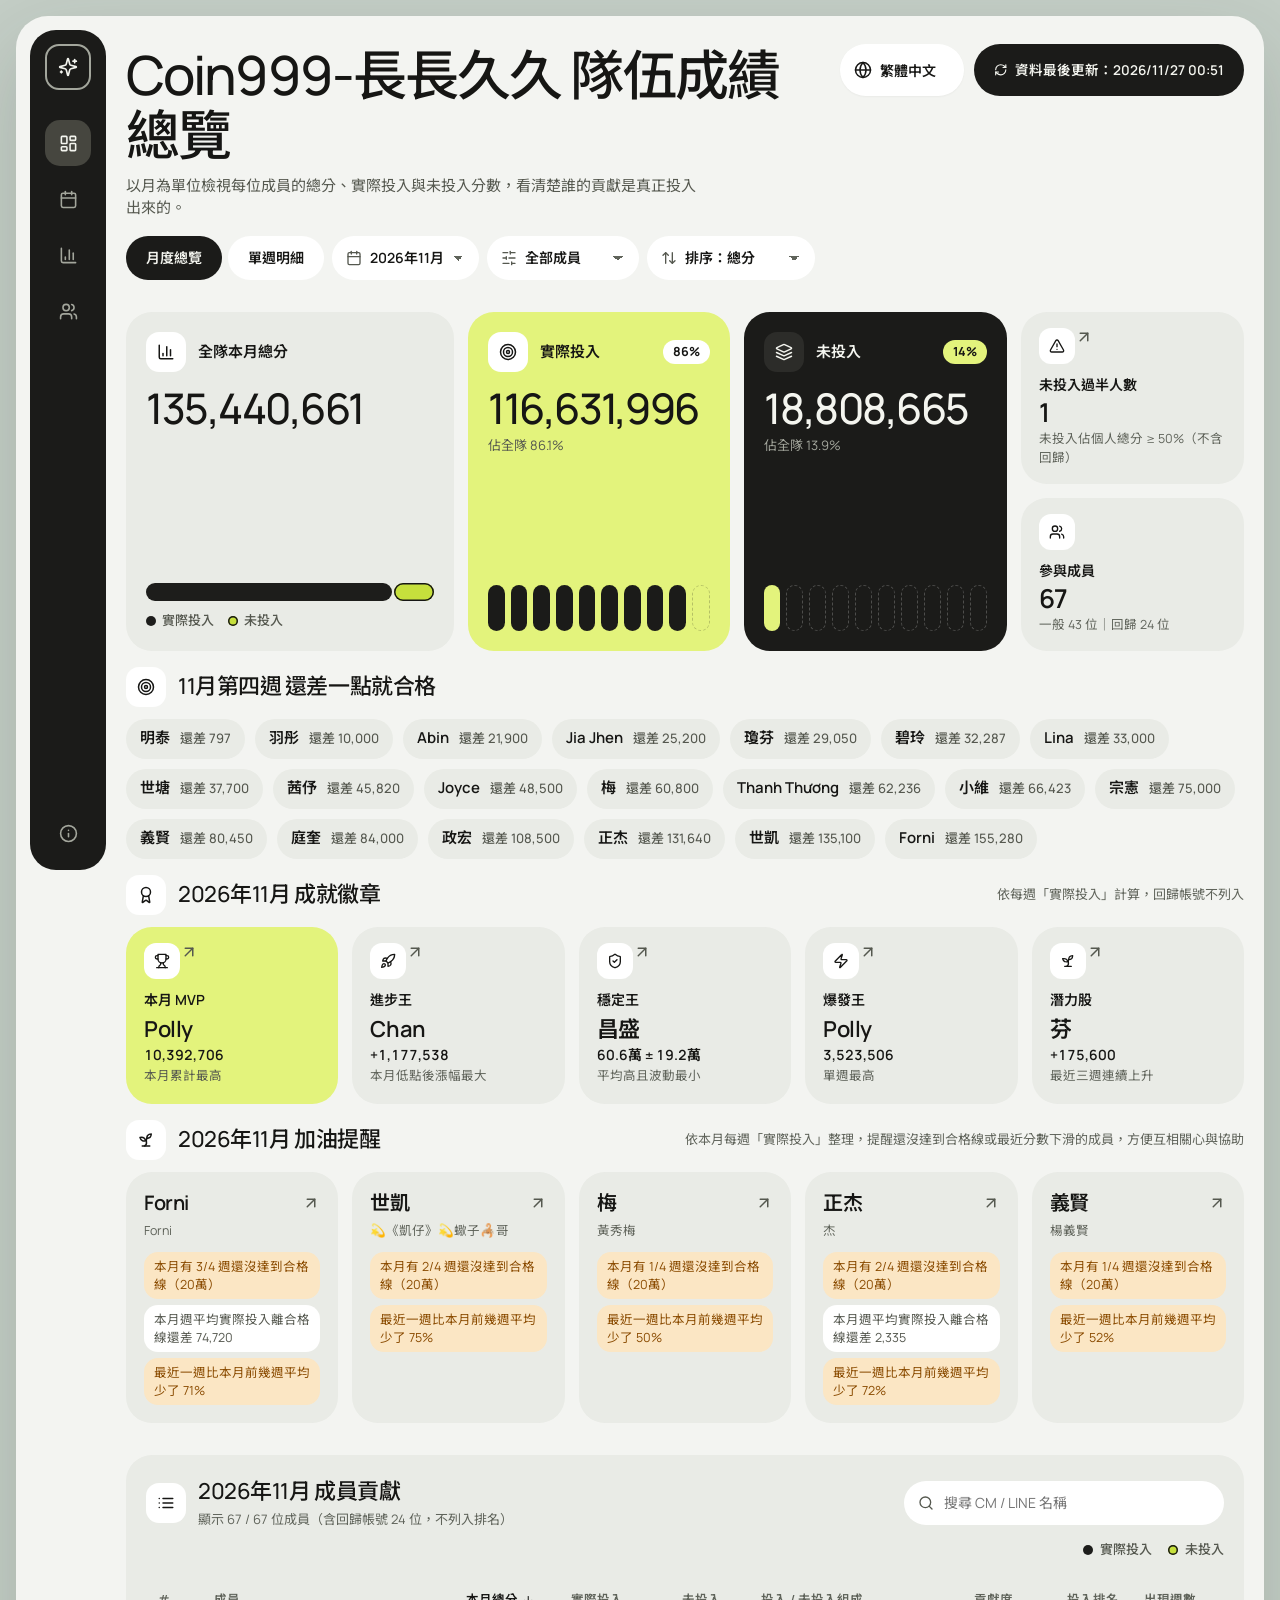
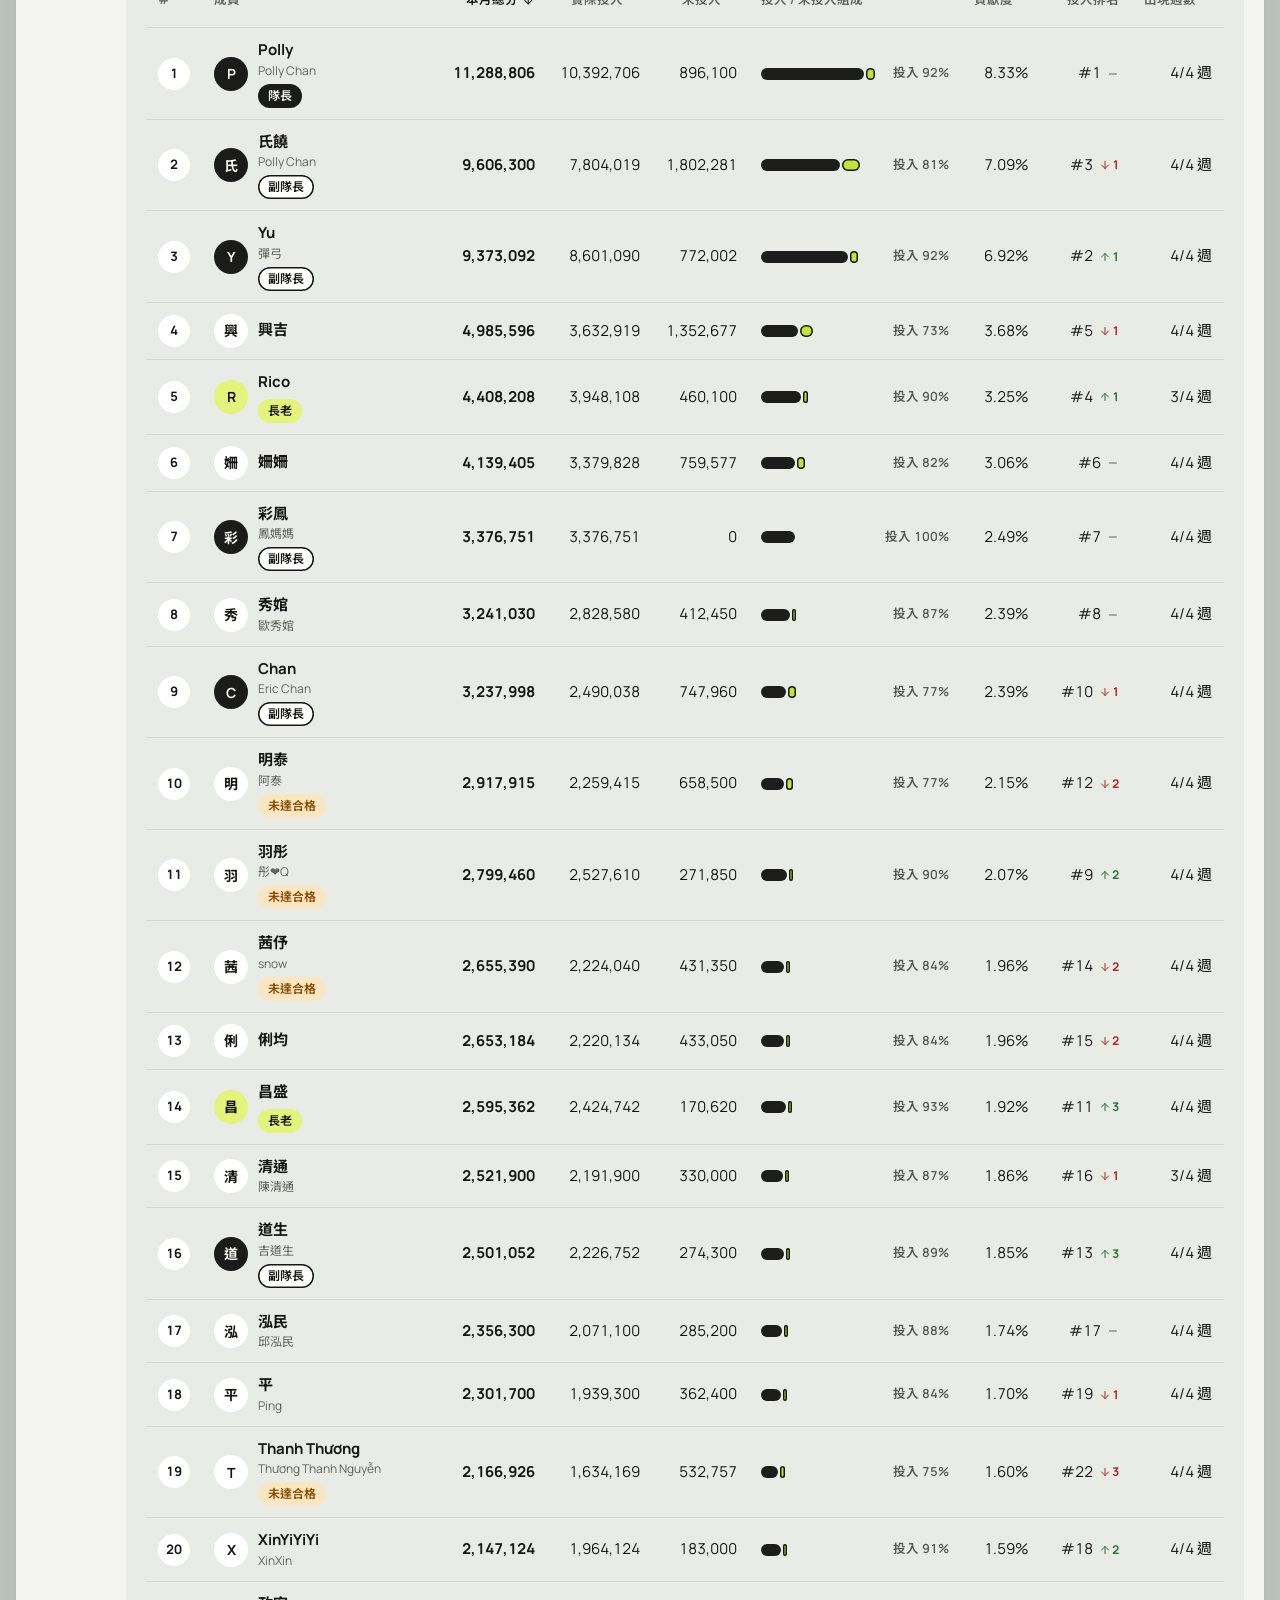
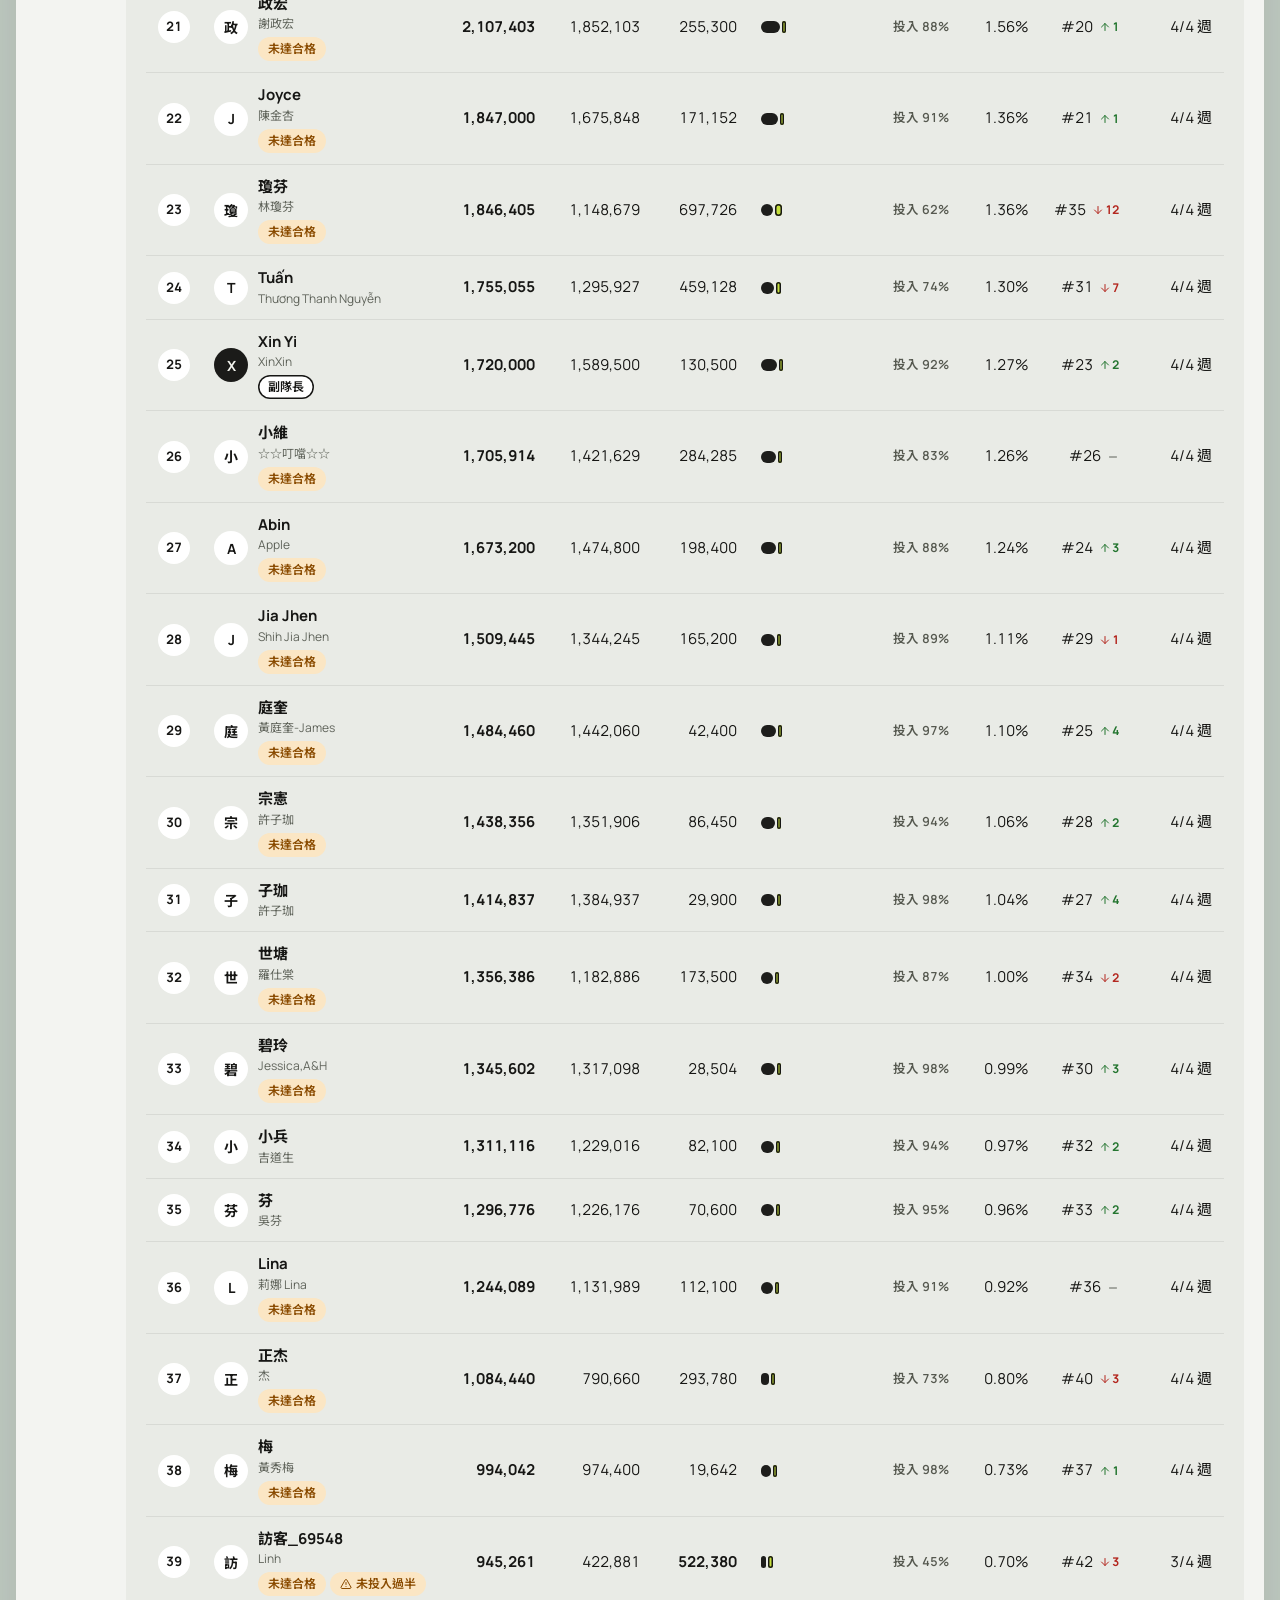
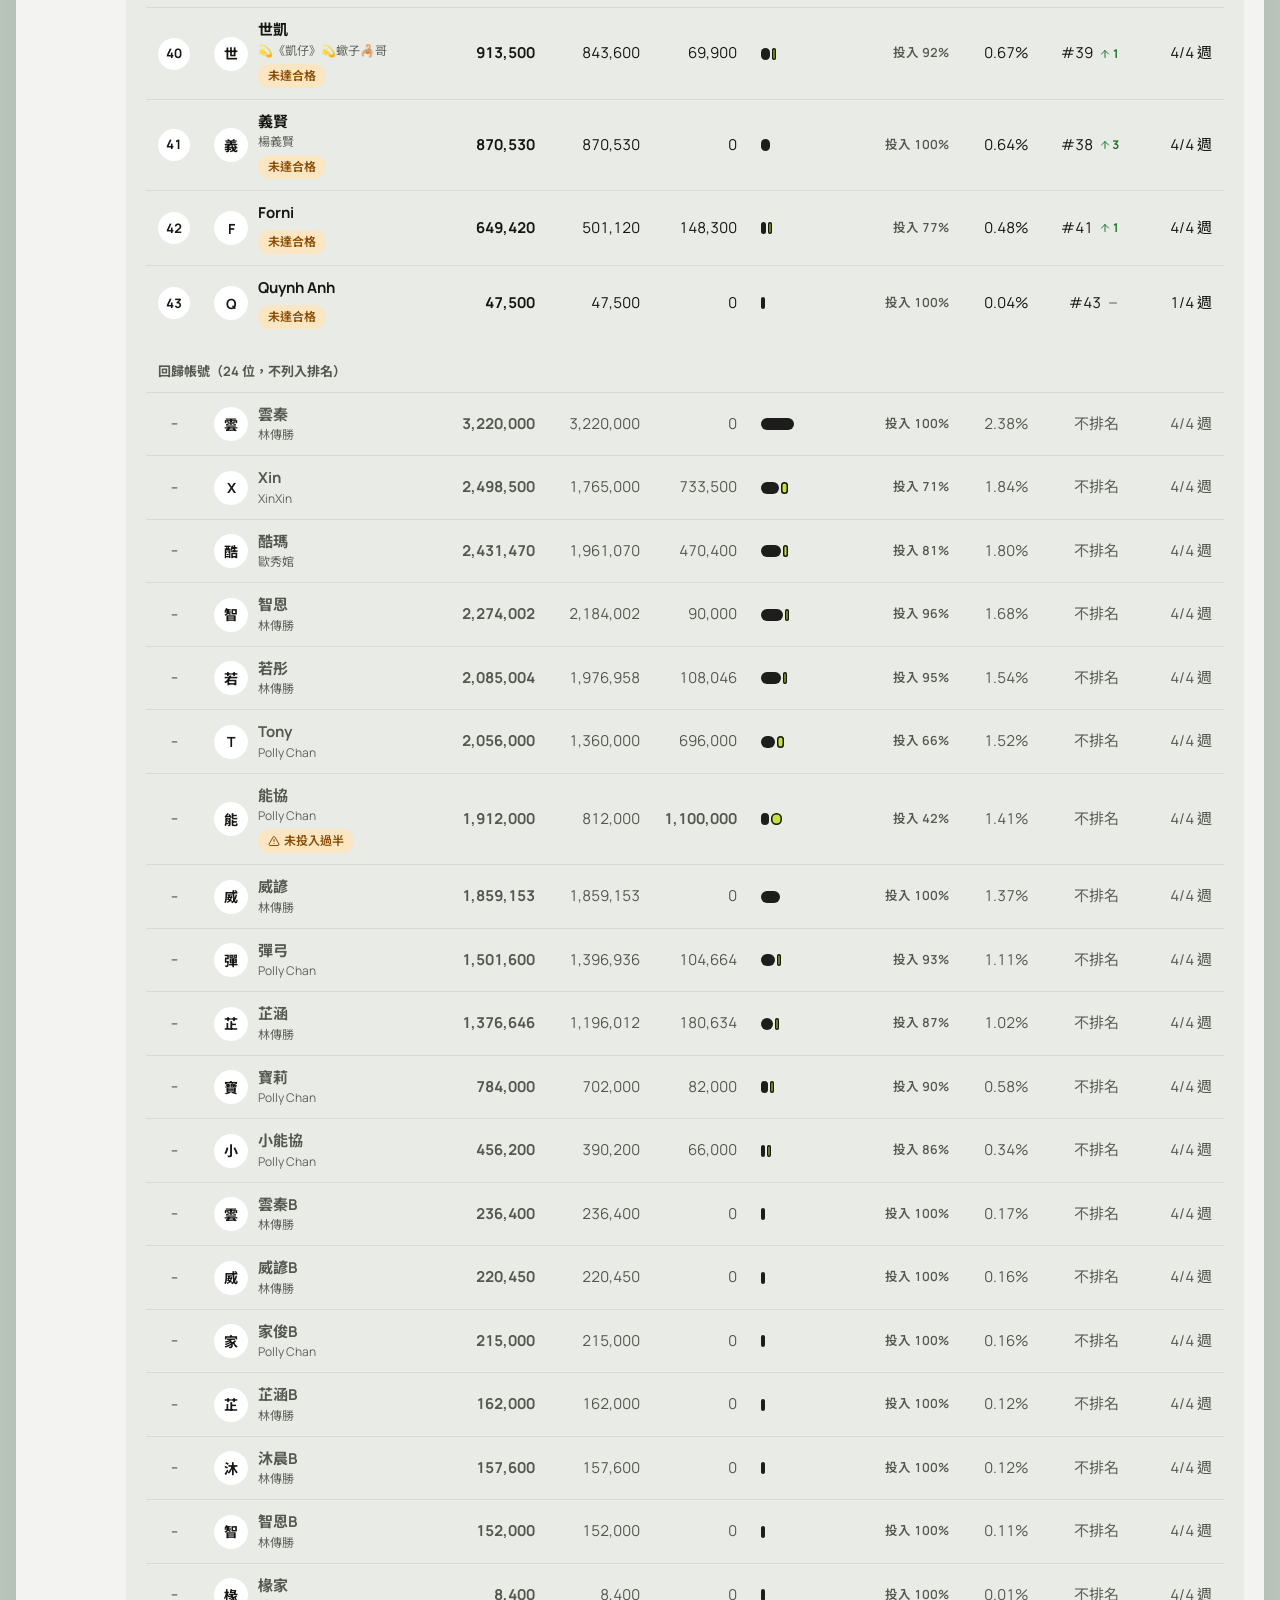
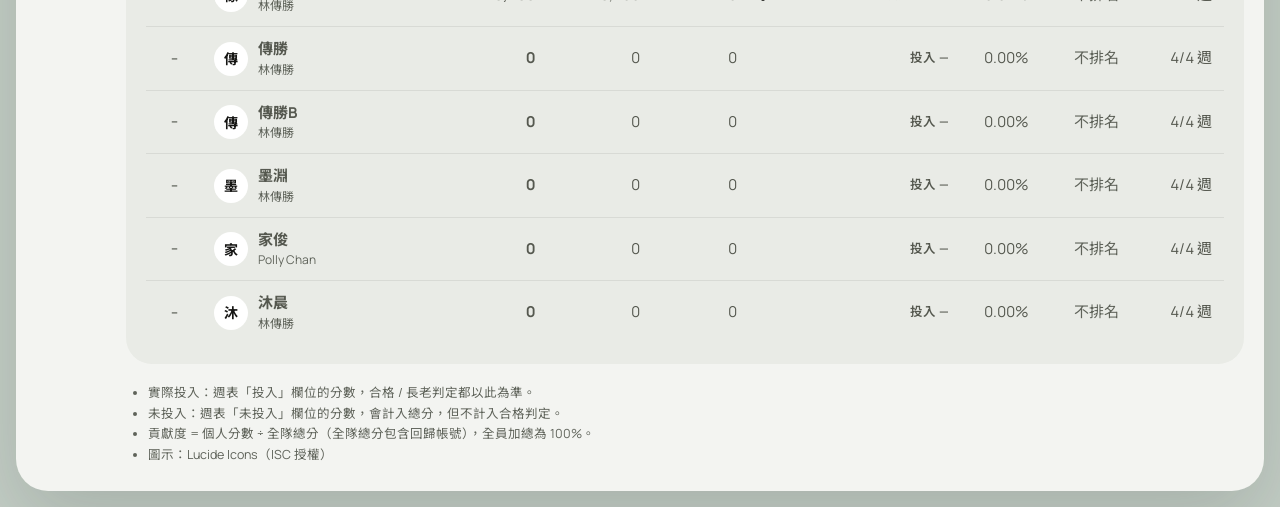
<file: index.html>
<!DOCTYPE html>
<html lang="zh-Hant">

<head>
    <meta charset="UTF-8" />
    <meta name="viewport" content="width=device-width, initial-scale=1.0, viewport-fit=cover" />
    <meta name="color-scheme" content="light" />
    <title data-i18n="page.title">隊伍貢獻總覽</title>
    <meta name="theme-color" content="#1b1b19" />
    <meta name="apple-mobile-web-app-title" content="隊伍成績" />
    <link rel="icon" href="./icons/icon.svg" type="image/svg+xml" />
    <link rel="icon" href="./icons/icon-192.png" type="image/png" sizes="192x192" />
    <link rel="apple-touch-icon" href="./icons/apple-touch-icon.png" />
    <link rel="manifest" href="./manifest.webmanifest" />
    <link rel="preconnect" href="https://fonts.googleapis.com" />
    <link rel="preconnect" href="https://fonts.gstatic.com" crossorigin />
    <!-- 字型以非阻塞方式載入：先用系統字型顯示畫面，字型下載完再套用 -->
    <link rel="stylesheet" href="https://fonts.googleapis.com/css2?family=Manrope:wght@400;500;600;700&family=Noto+Sans+TC:wght@400;500;700&display=swap" media="print" onload="this.media='all'" />
    <noscript>
        <link rel="stylesheet" href="https://fonts.googleapis.com/css2?family=Manrope:wght@400;500;600;700&family=Noto+Sans+TC:wght@400;500;700&display=swap" />
    </noscript>
    <link rel="stylesheet" href="./css/styles.css" />
    <script src="./js/icons.js" defer></script>
    <script src="./js/app.js" defer></script>
</head>

<body>
    <div class="app">
        <!-- 側邊欄（桌機） / 底部導覽（手機） -->
        <aside class="rail" aria-label="導覽" data-i18n-attr="aria-label:controls.nav">
            <div class="rail-logo" aria-hidden="true" data-icon="sparkles"></div>

            <nav class="rail-nav" id="railNav">
                <button type="button" class="rail-btn" data-view="month" data-i18n-attr="aria-label:controls.viewMonth;title:controls.viewMonth">
                    <span data-icon="layoutDashboard"></span>
                </button>
                <button type="button" class="rail-btn" data-view="week" data-i18n-attr="aria-label:controls.viewWeek;title:controls.viewWeek">
                    <span data-icon="calendar"></span>
                </button>
                <a class="rail-btn" href="#statsAnchor" data-scroll="stats" data-i18n-attr="aria-label:nav.stats;title:nav.stats">
                    <span data-icon="chartColumn"></span>
                </a>
                <a class="rail-btn" href="#tableAnchor" data-scroll="table" data-i18n-attr="aria-label:nav.table;title:nav.table">
                    <span data-icon="users"></span>
                </a>
            </nav>

            <div class="rail-foot">
                <a class="rail-btn" href="#footnotes" data-scroll="footnotes" data-i18n-attr="aria-label:nav.help;title:nav.help">
                    <span data-icon="info"></span>
                </a>
            </div>
        </aside>

        <main class="page">
            <header class="hero">
                <h1 class="hero-title" data-i18n="hero.title">Coin999-長長久久 隊伍成績總覽</h1>

                <div class="hero-actions">
                    <label class="icon-select" data-i18n-attr="title:controls.language">
                        <span class="sr-only" data-i18n="controls.language">語言</span>
                        <span class="icon-select-icon" aria-hidden="true" data-icon="globe"></span>
                        <select id="languageSelect">
                            <option value="zh-Hant">繁體中文</option>
                            <option value="en">English</option>
                            <option value="vi">Tiếng Việt</option>
                        </select>
                    </label>

                    <div class="sync-pill" id="updatedAtText"></div>
                </div>

                <p class="hero-subtitle" data-i18n="hero.subtitle">
                    以月為單位檢視每位成員的總分、實際投入與未投入分數。
                </p>
            </header>

            <nav class="controls" aria-label="檢視設定" data-i18n-attr="aria-label:controls.bar">
                <div class="tabs" id="viewTabs" role="group" data-i18n-attr="aria-label:controls.viewGroup">
                    <button type="button" class="tab" data-view="month" aria-pressed="false" data-i18n="controls.viewMonth">月度總覽</button>
                    <button type="button" class="tab" data-view="week" aria-pressed="false" data-i18n="controls.viewWeek">單週明細</button>
                </div>

                <label class="pill-select">
                    <span class="sr-only" data-i18n="controls.period">期間</span>
                    <span class="pill-icon" aria-hidden="true" data-icon="calendar"></span>
                    <select id="periodSelect"></select>
                </label>

                <label class="pill-select">
                    <span class="sr-only" data-i18n="controls.filter">篩選</span>
                    <span class="pill-icon" aria-hidden="true" data-icon="sliders"></span>
                    <select id="filterSelect"></select>
                </label>

                <label class="pill-select">
                    <span class="sr-only" data-i18n="controls.sort">排序</span>
                    <span class="pill-icon" aria-hidden="true" data-icon="arrowUpDown"></span>
                    <select id="sortSelect"></select>
                </label>
            </nav>

            <div id="notice" class="notice" role="status" aria-atomic="true"></div>

            <span id="statsAnchor" class="anchor" data-focus="stats"></span>
            <section class="stats" id="stats" tabindex="-1" aria-label="團隊統計" data-i18n-attr="aria-label:nav.stats"></section>

            <section class="podium pending" id="pendingList" aria-labelledby="pendingTitle" hidden></section>

            <section class="podium" id="podium"></section>

            <section class="podium watch" id="watchList" hidden></section>

            <span id="tableAnchor" class="anchor" data-focus="tableTitle"></span>
            <section class="panel" aria-labelledby="tableTitle">
                <div class="panel-head">
                    <div class="panel-heading">
                        <span class="icon-chip" aria-hidden="true" data-icon="list"></span>
                        <div>
                            <h2 id="tableTitle" class="panel-title" tabindex="-1"></h2>
                            <p class="panel-hint" id="resultHint" aria-live="polite" data-i18n="common.loading">載入中...</p>
                        </div>
                    </div>

                    <label class="pill-search panel-search">
                        <span class="sr-only" data-i18n="controls.searchLabel">搜尋成員</span>
                        <span class="pill-icon" aria-hidden="true" data-icon="search"></span>
                        <input id="searchInput" type="search" autocomplete="off" placeholder="搜尋 CM / LINE 名稱"
                            data-i18n-attr="placeholder:controls.searchPlaceholder" />
                    </label>

                    <div class="legend">
                        <span class="legend-item"><i class="swatch swatch-invested"></i><span data-i18n="metric.invested">實際投入</span></span>
                        <span class="legend-item"><i class="swatch swatch-uninvested"></i><span data-i18n="metric.uninvested">未投入</span></span>
                    </div>
                </div>

                <div class="table-wrap">
                    <table class="score-table" id="scoreTable">
                        <thead id="tableHead"></thead>
                        <tbody id="tableBody"></tbody>
                    </table>
                </div>
            </section>

            <ul class="footnotes" id="footnotes" tabindex="-1" aria-label="說明" data-i18n-attr="aria-label:nav.help">
                <li data-i18n="footnote.invested">實際投入：週表「投入」欄位的分數。</li>
                <li data-i18n="footnote.uninvested">未投入：週表「未投入」欄位的分數。</li>
                <li data-i18n="footnote.contribution">貢獻度 = 個人分數 ÷ 全隊總分（含回歸帳號）。</li>
                <li data-i18n="footnote.icons">Icons: Lucide (ISC License)</li>
            </ul>
        </main>
    </div>

    <div class="modal" id="profileModal" hidden>
        <div class="modal-backdrop" data-modal-close></div>

        <article class="modal-dialog" role="dialog" aria-modal="true" aria-labelledby="profileName" tabindex="-1">
            <header class="modal-head">
                <div class="modal-heading">
                    <span class="avatar" id="profileAvatar" aria-hidden="true"></span>
                    <div>
                        <h2 class="modal-title" id="profileName"></h2>
                        <div class="modal-meta" id="profileMeta"></div>
                    </div>
                </div>

                <button class="round-btn" id="profileClose" type="button" aria-label="關閉"
                    data-i18n-attr="aria-label:profile.close" data-modal-close>
                    <span data-icon="x"></span>
                </button>
            </header>

            <div class="modal-body" id="profileBody"></div>
        </article>
    </div>

    <div class="chart-tooltip" id="chartTooltip" role="tooltip" hidden></div>
</body>

</html>
</file>
<file: css/styles.css>
/* ================================
   Tokens（參考：淺鼠尾草灰底、黑 + 萊姆雙色、圓角卡片）
================================ */

:root {
    color-scheme: light;

    --backdrop: #c4cec6;
    --frame: #f3f4f1;
    --card: #e9ebe6;
    --card-2: #e1e4de;
    --chip: #ffffff;
    --line: rgba(22, 22, 20, 0.08);
    --line-strong: rgba(22, 22, 20, 0.16);

    --ink: #161614;
    --ink-2: #55584f;
    /* 次要文字：#5f635a 在 --card / --frame 上約 5.2:1 / 5.8:1，符合 WCAG AA 4.5:1 */
    --ink-3: #5f635a;
    --on-dark: #f4f5ef;
    --on-dark-2: #a3a69c;

    --dark: #1b1b19;
    --dark-2: #2c2c29;
    --lime: #e3f37c;
    --lime-strong: #d2ea52;

    /* 資料色：投入 = 深色、未投入 = 萊姆 */
    --series-invested: #1d1d1b;
    --series-uninvested: #c6e03c;
    --series-unknown: #b9bcb3;

    --good: #23752f;
    --good-soft: #dcefd9;
    --bad: #b3261e;
    --bad-soft: #f8dcd8;
    --warn: #8a4b00;
    --warn-soft: #fbe6c4;

    --radius-xl: 32px;
    --radius-lg: 26px;
    --radius: 20px;
    --radius-sm: 14px;

    --font: "Manrope", "Noto Sans TC", system-ui, -apple-system, "Segoe UI", "PingFang TC", "Microsoft JhengHei", sans-serif;
}

/* ================================
   Base
================================ */

*,
*::before,
*::after {
    box-sizing: border-box;
}

html {
    -webkit-text-size-adjust: 100%;
    background: var(--backdrop);
}

body {
    margin: 0;
    min-height: 100vh;
    font-family: var(--font);
    font-size: 15px;
    line-height: 1.5;
    color: var(--ink);
    background: var(--backdrop);
    overflow-x: hidden;
    -webkit-font-smoothing: antialiased;
}

body.modal-open {
    overflow: hidden;
}

button,
input,
select {
    font: inherit;
    color: inherit;
}

button {
    cursor: pointer;
}

:focus-visible {
    outline: 2px solid var(--ink);
    outline-offset: 2px;
}

.sr-only {
    position: absolute;
    width: 1px;
    height: 1px;
    padding: 0;
    margin: -1px;
    overflow: hidden;
    clip: rect(0, 0, 0, 0);
    white-space: nowrap;
    border: 0;
}

.icon {
    width: 1em;
    height: 1em;
    flex: none;
    vertical-align: -0.125em;
}

.muted {
    color: var(--ink-3);
}

.anchor {
    display: block;
    height: 0;
    scroll-margin-top: 16px;
}

/* ================================
   App frame + rail
================================ */

.app {
    display: grid;
    grid-template-columns: 76px minmax(0, 1fr);
    gap: 20px;
    width: min(1440px, calc(100% - 32px));
    margin: 16px auto;
    padding: 14px;
    background: var(--frame);
    border-radius: var(--radius-xl);
    box-shadow: 0 30px 80px rgba(40, 52, 42, 0.18);
}

.rail {
    position: sticky;
    top: 14px;
    align-self: start;
    display: flex;
    flex-direction: column;
    align-items: center;
    gap: 18px;
    height: calc(100vh - 60px);
    max-height: 860px;
    padding: 14px 0;
    background: var(--dark);
    border-radius: var(--radius-lg);
    color: var(--on-dark);
}

.rail-logo {
    display: grid;
    place-items: center;
    width: 46px;
    height: 46px;
    border: 2px solid var(--on-dark-2);
    border-radius: 14px;
    font-size: 20px;
}

.rail-nav,
.rail-foot {
    display: flex;
    flex-direction: column;
    gap: 10px;
}

.rail-nav {
    margin-top: 12px;
}

.rail-foot {
    margin-top: auto;
}

.rail-btn {
    display: grid;
    place-items: center;
    width: 46px;
    height: 46px;
    border: 0;
    border-radius: 15px;
    background: transparent;
    color: var(--on-dark-2);
    font-size: 19px;
    transition: background 0.15s, color 0.15s;
}

.rail-btn:hover {
    color: var(--on-dark);
    background: var(--dark-2);
}

.rail-btn.is-active {
    background: #46463f;
    color: var(--on-dark);
}

.rail-btn span {
    display: grid;
    place-items: center;
}

.page {
    display: grid;
    gap: 16px;
    padding: 14px 6px 8px 0;
    min-width: 0;
}

.page > * {
    min-width: 0;
}

/* ================================
   Hero
================================ */

.hero {
    display: grid;
    grid-template-columns: minmax(0, 1fr) auto;
    gap: 10px 20px;
    align-items: start;
}

.hero-title {
    margin: 0;
    font-size: clamp(30px, 4.4vw, 54px);
    font-weight: 500;
    line-height: 1.12;
    letter-spacing: -0.035em;
}

.hero-actions {
    display: flex;
    align-items: center;
    gap: 10px;
}

.hero-subtitle {
    grid-column: 1 / -1;
    margin: 0;
    max-width: 64ch;
    color: var(--ink-2);
}

.icon-select {
    position: relative;
    display: inline-flex;
    align-items: center;
    height: 52px;
    padding: 0 16px 0 14px;
    background: var(--chip);
    border-radius: 999px;
    box-shadow: 0 1px 2px rgba(0, 0, 0, 0.04);
}

.icon-select-icon {
    display: grid;
    font-size: 18px;
}

.icon-select select {
    appearance: none;
    border: 0;
    background: transparent;
    padding: 0 0 0 8px;
    font-weight: 600;
    font-size: 14px;
    cursor: pointer;
}

.icon-select select:focus {
    outline: none;
}

.icon-select:focus-within {
    outline: 2px solid var(--ink);
    outline-offset: 2px;
}

.sync-pill {
    display: inline-flex;
    align-items: center;
    gap: 8px;
    height: 52px;
    padding: 0 20px;
    background: var(--dark);
    color: var(--on-dark);
    border-radius: 999px;
    font-size: 13.5px;
    font-weight: 600;
    white-space: nowrap;
}

.sync-pill:empty {
    display: none;
}

/* ================================
   Controls（膠囊分頁）
================================ */

.controls {
    display: flex;
    flex-wrap: wrap;
    align-items: center;
    gap: 8px;
}

.tabs {
    display: inline-flex;
    gap: 6px;
}

.tab {
    height: 44px;
    padding: 0 20px;
    border: 0;
    border-radius: 999px;
    background: var(--chip);
    font-size: 14px;
    font-weight: 600;
    white-space: nowrap;
    transition: background 0.15s, color 0.15s;
}

.tab:hover {
    background: var(--card-2);
}

.tab.is-active {
    background: var(--dark);
    color: var(--on-dark);
}

.pill-select,
.pill-search {
    position: relative;
    display: inline-flex;
    align-items: center;
    gap: 8px;
    height: 44px;
    padding: 0 14px;
    background: var(--chip);
    border-radius: 999px;
    min-width: 0;
}

.pill-select:focus-within,
.pill-search:focus-within {
    outline: 2px solid var(--ink);
    outline-offset: 1px;
}

.pill-icon {
    display: grid;
    color: var(--ink-2);
    font-size: 16px;
}

.pill-select select {
    appearance: none;
    border: 0;
    background: transparent;
    padding: 0 18px 0 0;
    font-size: 14px;
    font-weight: 600;
    max-width: 240px;
    text-overflow: ellipsis;
    cursor: pointer;
    background-image:
        linear-gradient(45deg, transparent 50%, var(--ink-3) 50%),
        linear-gradient(135deg, var(--ink-3) 50%, transparent 50%);
    background-position: calc(100% - 7px) 55%, calc(100% - 2px) 55%;
    background-size: 5px 5px;
    background-repeat: no-repeat;
}

.pill-select select:focus,
.pill-search input:focus {
    outline: none;
}

.pill-search {
    flex: 1 1 200px;
}

.panel-search {
    flex: 0 1 320px;
    margin-left: auto;
}

.panel-head .legend {
    flex-basis: 100%;
    justify-content: flex-end;
}

.pill-search input {
    width: 100%;
    min-width: 0;
    border: 0;
    background: transparent;
    font-size: 14px;
}

/* ================================
   Notice
================================ */

.notice {
    padding: 12px 18px;
    background: var(--warn-soft);
    color: var(--warn);
    border-radius: var(--radius-sm);
    font-size: 14px;
    font-weight: 500;
}

.notice p {
    margin: 0;
}

.notice p + p {
    margin-top: 4px;
}

/* ================================
   Shared card bits
================================ */

.icon-chip {
    display: inline-grid;
    place-items: center;
    width: 40px;
    height: 40px;
    flex: none;
    border-radius: 13px;
    background: var(--chip);
    color: var(--ink);
    font-size: 18px;
}

.icon-chip-sm {
    width: 36px;
    height: 36px;
    border-radius: 12px;
    font-size: 16px;
}

.avatar {
    display: inline-grid;
    place-items: center;
    width: 52px;
    height: 52px;
    flex: none;
    border-radius: 50%;
    background: var(--lime);
    color: var(--ink);
    font-size: 20px;
    font-weight: 700;
}

.avatar-sm {
    width: 34px;
    height: 34px;
    font-size: 14px;
    background: var(--chip);
}

.row-elder .avatar-sm {
    background: var(--lime);
}

.row-captain .avatar-sm,
.row-vice .avatar-sm {
    background: var(--dark);
    color: var(--on-dark);
}

.swatch {
    display: inline-block;
    width: 10px;
    height: 10px;
    border-radius: 50%;
    flex: none;
}

.swatch-invested {
    background: var(--series-invested);
}

.swatch-uninvested {
    background: var(--series-uninvested);
}

.legend {
    display: flex;
    flex-wrap: wrap;
    gap: 16px;
    font-size: 13px;
    font-weight: 500;
    color: var(--ink-2);
}

.legend-item {
    display: inline-flex;
    align-items: center;
    gap: 7px;
}

.pct-pill {
    margin-left: auto;
    padding: 3px 10px;
    border-radius: 999px;
    background: var(--lime);
    font-size: 12.5px;
    font-weight: 700;
}

.round-btn {
    display: grid;
    place-items: center;
    width: 46px;
    height: 46px;
    flex: none;
    border: 0;
    border-radius: 50%;
    background: var(--chip);
    font-size: 18px;
}

.round-btn:hover {
    background: var(--card-2);
}

/* ================================
   Stats
================================ */

.stats {
    display: grid;
    grid-template-columns: minmax(0, 1.25fr) minmax(0, 1fr) minmax(0, 1fr) minmax(220px, 0.85fr);
    gap: 14px;
}

.stat-card {
    display: flex;
    flex-direction: column;
    gap: 6px;
    padding: 20px;
    background: var(--card);
    border-radius: var(--radius-lg);
    min-width: 0;
}

.card-head {
    display: flex;
    align-items: center;
    gap: 12px;
    margin-bottom: 8px;
}

.card-label {
    font-size: 15px;
    font-weight: 600;
}

.stat-value {
    font-size: clamp(30px, 3.3vw, 46px);
    font-weight: 500;
    letter-spacing: -0.035em;
    line-height: 1.05;
    overflow-wrap: anywhere;
}

.stat-note {
    font-size: 13px;
    color: var(--ink-2);
}

.stat-lime {
    background: var(--lime);
}

.stat-lime .pct-pill {
    background: var(--chip);
}

.stat-dark {
    background: var(--dark);
    color: var(--on-dark);
}

.stat-dark .icon-chip {
    background: var(--dark-2);
    color: var(--on-dark);
}

.stat-dark .stat-note {
    color: var(--on-dark-2);
}

.stat-dark .pct-pill {
    background: var(--lime);
    color: var(--ink);
}

.stat-side {
    display: grid;
    gap: 14px;
    min-width: 0;
}

/* 膠囊進度條 */
.capsules {
    display: flex;
    gap: 6px;
    margin-top: auto;
    padding-top: 14px;
}

.capsules span {
    flex: 1;
    height: 46px;
    border-radius: 999px;
    border: 1.5px dashed rgba(22, 22, 20, 0.22);
}

.capsules span.is-on {
    border: 0;
    background: var(--dark);
}

.stat-dark .capsules span {
    border-color: rgba(255, 255, 255, 0.22);
}

.stat-dark .capsules span.is-on {
    background: var(--lime);
}

.team-mix {
    margin-top: auto;
    padding-top: 14px;
}

.team-mix-empty {
    font-size: 13px;
    color: var(--ink-3);
}

.team-mix-labels {
    display: flex;
    flex-wrap: wrap;
    gap: 14px;
    margin-top: 10px;
    font-size: 13px;
    font-weight: 500;
    color: var(--ink-2);
}

.team-mix-labels span {
    display: inline-flex;
    align-items: center;
    gap: 6px;
}

/* 小卡（參考圖右欄） */
.mini-card {
    display: flex;
    flex-direction: column;
    gap: 2px;
    padding: 16px 18px;
    background: var(--card);
    border: 0;
    border-radius: var(--radius-lg);
    text-align: left;
    min-width: 0;
}

.mini-card.is-action {
    transition: background 0.15s;
}

.mini-card.is-action:hover {
    background: var(--card-2);
}

.mini-top {
    display: flex;
    justify-content: space-between;
    align-items: flex-start;
    margin-bottom: 8px;
}

.mini-arrow {
    display: grid;
    font-size: 18px;
    color: var(--ink-2);
}

.mini-label {
    font-size: 14px;
    font-weight: 600;
}

.mini-value {
    font-size: 26px;
    font-weight: 600;
    letter-spacing: -0.02em;
    line-height: 1.2;
}

.mini-note {
    font-size: 12.5px;
    color: var(--ink-3);
}

/* ================================
   Podium
================================ */

.podium[hidden] {
    display: none;
}

.section-head {
    display: flex;
    flex-wrap: wrap;
    align-items: center;
    justify-content: space-between;
    gap: 8px 16px;
    margin-bottom: 12px;
}

.panel-heading {
    display: flex;
    align-items: center;
    gap: 12px;
    min-width: 0;
}

.section-title {
    margin: 0;
    font-size: 22px;
    font-weight: 500;
    letter-spacing: -0.02em;
}

.section-note {
    font-size: 13px;
    color: var(--ink-3);
}

.podium-row {
    display: grid;
    grid-template-columns: repeat(5, minmax(0, 1fr));
    gap: 14px;
}

.podium-card {
    display: flex;
    flex-direction: column;
    gap: 2px;
    padding: 16px 18px 18px;
    background: var(--card);
    border: 0;
    border-radius: var(--radius-lg);
    text-align: left;
    min-width: 0;
    transition: background 0.15s;
}

button.podium-card:hover {
    background: var(--card-2);
}

.podium-lime {
    background: var(--lime);
}

button.podium-lime:hover {
    background: var(--lime-strong);
}

.podium-title {
    font-size: 14px;
    font-weight: 600;
}

.podium-name {
    margin-top: 4px;
    font-size: 22px;
    font-weight: 600;
    letter-spacing: -0.02em;
    line-height: 1.2;
    overflow: hidden;
    text-overflow: ellipsis;
    white-space: nowrap;
}

.podium-metric {
    font-size: 14px;
    font-weight: 600;
    font-variant-numeric: tabular-nums;
}

.podium-subtitle {
    font-size: 12.5px;
    color: var(--ink-3);
}

.podium-lime .podium-subtitle {
    color: var(--ink-2);
}

.podium-empty {
    margin-top: 6px;
    font-size: 13px;
    color: var(--ink-3);
}

/* ================================
   Watch List（成員關注參考）
================================ */

.watch-row {
    display: grid;
    grid-template-columns: repeat(5, minmax(0, 1fr));
    gap: 14px;
    margin: 0;
    padding: 0;
    list-style: none;
}

.watch-card {
    display: flex;
    flex-direction: column;
    gap: 4px;
    padding: 16px 18px 18px;
    background: var(--card);
    border-radius: var(--radius-lg);
    min-width: 0;
}

.watch-name {
    display: flex;
    align-items: center;
    gap: 8px;
    width: 100%;
    padding: 0;
    background: none;
    border: 0;
    color: inherit;
    font: inherit;
    text-align: left;
    cursor: pointer;
}

.watch-name:hover .watch-cm {
    text-decoration: underline;
}

.watch-cm {
    flex: 1 1 auto;
    min-width: 0;
    font-size: 20px;
    font-weight: 600;
    letter-spacing: -0.02em;
    overflow: hidden;
    text-overflow: ellipsis;
    white-space: nowrap;
}

.watch-line {
    font-size: 12.5px;
    color: var(--ink-3);
    overflow: hidden;
    text-overflow: ellipsis;
    white-space: nowrap;
}

.watch-reasons {
    display: flex;
    flex-direction: column;
    gap: 6px;
    margin: 8px 0 0;
    padding: 0;
    list-style: none;
}

.watch-reason {
    padding: 6px 10px;
    border-radius: var(--radius-sm);
    background: var(--chip);
    font-size: 12.5px;
    line-height: 1.4;
    color: var(--ink-2);
}

.watch-reason.tone-watch {
    background: var(--warn-soft);
    color: var(--warn);
}

.watch-empty {
    margin: 0;
    padding: 16px 18px;
    background: var(--card);
    border-radius: var(--radius-lg);
    font-size: 13px;
    color: var(--ink-3);
}

/* ================================
   Panel / Table
================================ */

.panel {
    padding: 20px;
    background: var(--card);
    border-radius: var(--radius-lg);
    min-width: 0;
}

.panel-head {
    display: flex;
    flex-wrap: wrap;
    align-items: center;
    justify-content: space-between;
    gap: 10px 16px;
    margin-bottom: 14px;
}

.panel-title {
    margin: 0;
    font-size: 22px;
    font-weight: 500;
    letter-spacing: -0.02em;
}

.panel-hint {
    margin: 2px 0 0;
    font-size: 13px;
    color: var(--ink-3);
}

.table-wrap {
    overflow-x: auto;
    -webkit-overflow-scrolling: touch;
}

table {
    width: 100%;
    border-collapse: separate;
    border-spacing: 0;
}

.score-table th,
.score-table td,
.timeline-table th,
.timeline-table td {
    padding: 11px 12px;
    text-align: left;
    vertical-align: middle;
}

.score-table td,
.timeline-table td {
    border-top: 1px solid var(--line);
}

.score-table thead th,
.timeline-table thead th {
    font-size: 12.5px;
    font-weight: 600;
    color: var(--ink-3);
    white-space: nowrap;
}

.col-num,
td.num {
    text-align: right !important;
    font-variant-numeric: tabular-nums;
    white-space: nowrap;
}

.col-rank {
    width: 48px;
}

.col-mix {
    min-width: 210px;
}

.th-sort {
    display: inline-flex;
    align-items: center;
    gap: 4px;
    padding: 0;
    border: 0;
    background: none;
    font-weight: 600;
    color: inherit;
}

.th-sort:hover {
    color: var(--ink);
}

th.is-sorted {
    color: var(--ink) !important;
}

.sort-arrow {
    display: inline-grid;
    min-width: 1em;
}

.data-row td {
    transition: background 0.12s;
}

.data-row:hover td {
    background: rgba(255, 255, 255, 0.55);
}

.data-row:hover td:first-child {
    border-radius: 16px 0 0 16px;
}

.data-row:hover td:last-child {
    border-radius: 0 16px 16px 0;
}

.row-return td {
    color: var(--ink-2);
}

.group-row th {
    padding: 22px 12px 10px;
    font-size: 13px;
    font-weight: 700;
    color: var(--ink-2);
    text-align: left;
}

td.is-heavy {
    font-weight: 700;
}

.rank-badge {
    display: inline-grid;
    place-items: center;
    min-width: 32px;
    height: 32px;
    padding: 0 8px;
    border-radius: 999px;
    background: var(--chip);
    font-size: 13px;
    font-weight: 700;
    font-variant-numeric: tabular-nums;
}

.rank-muted {
    background: transparent;
    color: var(--ink-3);
}

.member {
    display: flex;
    align-items: center;
    gap: 10px;
    min-width: 0;
}

.member-text {
    min-width: 0;
}

.member-link {
    display: flex;
    flex-direction: column;
    align-items: flex-start;
    padding: 0;
    border: 0;
    background: none;
    text-align: left;
    min-width: 0;
}

.member-name {
    font-weight: 700;
}

.member-link:hover .member-name {
    text-decoration: underline;
    text-underline-offset: 3px;
}

.member-line {
    font-size: 12px;
    color: var(--ink-3);
}

.member-badges {
    display: flex;
    flex-wrap: wrap;
    gap: 4px;
    margin-top: 4px;
}

.badge,
.pill,
.trend {
    display: inline-flex;
    align-items: center;
    gap: 4px;
    padding: 3px 10px;
    border-radius: 999px;
    font-size: 12px;
    font-weight: 600;
    white-space: nowrap;
}

.badge-pass { background: var(--good-soft); color: var(--good); }
/* 未達合格：提醒用的琥珀色，而不是代表錯誤的紅色 */
.badge-out { background: var(--warn-soft); color: var(--warn); }
.badge-return { background: var(--chip); color: var(--ink-2); }
.badge-elder { background: var(--lime); color: var(--ink); }
.badge-captain { background: var(--dark); color: var(--on-dark); }
.badge-vice { background: var(--chip); color: var(--ink); box-shadow: inset 0 0 0 1.5px var(--ink); }
.badge-other { background: var(--chip); color: var(--ink-2); }
.badge-heavy { background: var(--warn-soft); color: var(--warn); }


.trend {
    padding: 0;
    gap: 5px;
}

.trend-up { color: var(--good); }
.trend-down { color: var(--bad); }
.trend-same { color: var(--ink-3); }
.trend-new { color: var(--ink-3); font-weight: 500; }

.rank-shift {
    display: inline-flex;
    align-items: center;
    gap: 6px;
}

.shift {
    display: inline-flex;
    align-items: center;
    gap: 1px;
    font-size: 12px;
    font-weight: 700;
}

.shift-up { color: var(--good); }
.shift-down { color: var(--bad); }
.shift-same { color: var(--ink-3); }

/* 投入 / 未投入膠囊條 */
.mix {
    display: flex;
    align-items: center;
    gap: 10px;
    min-width: 0;
}

.mix-track {
    display: flex;
    gap: 2px;
    flex: 1 1 0;
    min-width: 80px;
    height: 12px;
}

.mix-track-lg {
    height: 18px;
}

.mix-seg {
    display: block;
    height: 100%;
    min-width: 4px;
    border-radius: 999px;
}

.mix-invested {
    background: var(--series-invested);
}

.mix-uninvested {
    background: var(--series-uninvested);
}

.mix-unknown {
    background: repeating-linear-gradient(45deg, var(--series-unknown) 0 4px, transparent 4px 7px);
}

.mix-label {
    flex: none;
    min-width: 64px;
    font-size: 12.5px;
    font-weight: 600;
    color: var(--ink-2);
    font-variant-numeric: tabular-nums;
    text-align: right;
}

.empty-state {
    padding: 40px 16px;
    text-align: center;
    color: var(--ink-3);
}

.loader {
    display: inline-block;
    width: 14px;
    height: 14px;
    margin-right: 8px;
    vertical-align: -2px;
    border: 2px solid var(--line-strong);
    border-top-color: var(--ink);
    border-radius: 50%;
    animation: spin 0.8s linear infinite;
}

@keyframes spin {
    to {
        transform: rotate(360deg);
    }
}

.footnotes {
    margin: 0;
    padding: 4px 4px 4px 22px;
    font-size: 12.5px;
    color: var(--ink-3);
    display: grid;
    gap: 2px;
}

/* ================================
   Modal / Profile
================================ */

.modal {
    position: fixed;
    inset: 0;
    z-index: 50;
    display: grid;
    place-items: center;
    padding: 24px;
}

.modal[hidden] {
    display: none;
}

.modal-backdrop {
    position: absolute;
    inset: 0;
    background: rgba(28, 34, 29, 0.45);
    backdrop-filter: blur(4px);
}

.modal-dialog {
    position: relative;
    width: min(940px, 100%);
    max-height: calc(100vh - 48px);
    max-height: calc(100dvh - 48px);
    overflow-y: auto;
    overscroll-behavior: contain;
    background: var(--frame);
    border-radius: var(--radius-xl);
    box-shadow: 0 30px 80px rgba(0, 0, 0, 0.25);
    outline: none;
    animation: modalIn 0.2s ease-out;
}

@keyframes modalIn {
    from {
        opacity: 0;
        transform: translateY(10px) scale(0.99);
    }
}

.modal-head {
    position: sticky;
    top: 0;
    z-index: 2;
    display: flex;
    justify-content: space-between;
    align-items: center;
    gap: 12px;
    padding: 20px 22px 14px;
    background: color-mix(in srgb, var(--frame) 92%, transparent);
    backdrop-filter: blur(10px);
}

.modal-heading {
    display: flex;
    align-items: center;
    gap: 14px;
    min-width: 0;
}

.modal-title {
    margin: 0;
    font-size: 28px;
    font-weight: 500;
    letter-spacing: -0.03em;
    line-height: 1.15;
}

.modal-meta {
    font-size: 13px;
    color: var(--ink-2);
}

.modal-body {
    display: grid;
    gap: 14px;
    padding: 4px 22px 24px;
}

.profile-section {
    padding: 18px;
    background: var(--card);
    border-radius: var(--radius-lg);
    min-width: 0;
}

.profile-section > .section-title {
    margin-bottom: 14px;
}

.tile-grid {
    display: grid;
    grid-template-columns: repeat(3, minmax(0, 1fr));
    gap: 10px;
}

.tile {
    padding: 14px;
    background: var(--frame);
    border-radius: var(--radius);
    min-width: 0;
}

.tile:first-child {
    background: var(--lime);
}

.tile-label {
    display: flex;
    align-items: center;
    gap: 6px;
    font-size: 13px;
    font-weight: 600;
    color: var(--ink-2);
}

.tile-value {
    margin-top: 4px;
    font-size: 24px;
    font-weight: 500;
    letter-spacing: -0.02em;
    overflow-wrap: anywhere;
}

.tile-note {
    font-size: 12px;
    color: var(--ink-3);
}

.flag-banner {
    margin-bottom: 10px;
    padding: 10px 14px;
    border-radius: var(--radius-sm);
    background: var(--warn-soft);
    color: var(--warn);
    font-size: 13px;
    font-weight: 600;
}

.elder-banner {
    display: flex;
    align-items: center;
    gap: 14px;
    padding: 14px 18px;
    background: var(--lime);
    border-radius: var(--radius-lg);
}

.elder-banner p {
    margin: 0;
    font-size: 13px;
    color: var(--ink-2);
}

.chart-box {
    position: relative;
    overflow: hidden;
}

.chart {
    display: block;
    max-width: 100%;
    height: auto;
    margin: 0 auto;
}

.chart-grid {
    stroke: rgba(22, 22, 20, 0.08);
    stroke-width: 1;
}

.chart-tick {
    fill: var(--ink-3);
    font-size: 11px;
    font-family: var(--font);
    font-variant-numeric: tabular-nums;
}

.bar-invested {
    fill: var(--series-invested);
}

.bar-uninvested {
    fill: var(--series-uninvested);
}

.bar-unknown {
    fill: var(--series-unknown);
}

.bar-missing {
    fill: none;
    stroke: rgba(22, 22, 20, 0.28);
    stroke-width: 1.5;
    stroke-dasharray: 4 4;
}

.bar-hit {
    fill: transparent;
    outline: none;
}

.bar-group:hover .bar-hit,
.bar-hit:focus-visible {
    fill: rgba(255, 255, 255, 0.5);
}

.chart-tooltip {
    position: fixed;
    z-index: 100;
    max-width: 260px;
    padding: 10px 12px;
    background: var(--dark);
    color: var(--on-dark);
    border-radius: 14px;
    font-size: 12.5px;
    line-height: 1.55;
    white-space: pre-line;
    pointer-events: none;
    box-shadow: 0 10px 24px rgba(0, 0, 0, 0.2);
    font-variant-numeric: tabular-nums;
}

.chart-tooltip[hidden] {
    display: none;
}

.timeline-week {
    font-weight: 600;
    white-space: nowrap;
}

.timeline-sub {
    font-size: 12px;
    color: var(--ink-3);
}

/* ================================
   Responsive
================================ */

@media (max-width: 1180px) {
    .stats {
        grid-template-columns: repeat(3, minmax(0, 1fr));
    }

    .stat-side {
        grid-column: 1 / -1;
        grid-template-columns: repeat(2, minmax(0, 1fr));
    }

    .podium-row {
        display: flex;
        overflow-x: auto;
        scroll-snap-type: x mandatory;
        padding-bottom: 4px;
        scrollbar-width: thin;
    }

    /* 捲動列的子元素是 .podium-item（listitem 包裝），寬度要設在它身上 */
    .podium-item {
        flex: 0 0 min(230px, 70vw);
        scroll-snap-align: start;
    }

    .watch-row {
        display: flex;
        overflow-x: auto;
        scroll-snap-type: x mandatory;
        padding-bottom: 4px;
        scrollbar-width: thin;
    }

    .watch-card {
        flex: 0 0 min(260px, 78vw);
        scroll-snap-align: start;
    }
}

@media (max-width: 860px) {
    .stats {
        grid-template-columns: repeat(2, minmax(0, 1fr));
    }

    .stats > .stat-card:first-child {
        grid-column: 1 / -1;
    }
}

@media (max-width: 760px) {
    body {
        font-size: 14px;
        padding-bottom: calc(76px + env(safe-area-inset-bottom));
    }

    html,
    body {
        background: var(--frame);
    }

    .app {
        display: block;
        width: 100%;
        margin: 0;
        padding: 0;
        border-radius: 0;
        box-shadow: none;
    }

    /* 側欄改為底部導覽列 */
    .rail {
        position: fixed;
        z-index: 40;
        left: 12px;
        right: 12px;
        bottom: calc(10px + env(safe-area-inset-bottom));
        top: auto;
        flex-direction: row;
        justify-content: space-around;
        height: 62px;
        max-height: none;
        padding: 0 8px;
        border-radius: 999px;
        box-shadow: 0 12px 30px rgba(0, 0, 0, 0.25);
    }

    .rail-logo {
        display: none;
    }

    .rail-nav,
    .rail-foot {
        flex-direction: row;
        margin: 0;
        gap: 4px;
    }

    .rail-btn {
        width: 48px;
        height: 46px;
        border-radius: 999px;
    }

    .page {
        padding: 18px 16px 12px;
        gap: 14px;
    }

    .hero {
        grid-template-columns: 1fr;
    }

    .hero-actions {
        order: -1;
        justify-content: space-between;
    }

    .icon-select,
    .sync-pill {
        height: 42px;
    }

    .sync-pill {
        padding: 0 14px;
        font-size: 12px;
        white-space: normal;
        line-height: 1.25;
    }

    .controls {
        display: grid;
        grid-template-columns: 1fr 1fr;
    }

    .tabs,
    .controls > .pill-select:nth-of-type(1) {
        grid-column: 1 / -1;
    }

    .tab {
        flex: 1;
    }

    .pill-select select {
        max-width: none;
        width: 100%;
    }

    .stats,
    .stat-side {
        grid-template-columns: 1fr 1fr;
        gap: 10px;
    }

    .stats > .stat-card:first-child {
        grid-column: 1 / -1;
    }

    .stat-card {
        padding: 16px;
    }

    .stat-card:not(:first-child) .icon-chip {
        width: 32px;
        height: 32px;
        font-size: 15px;
        border-radius: 10px;
    }

    .stat-card:not(:first-child) .card-head {
        flex-wrap: wrap;
        gap: 8px;
    }

    .stat-card:not(:first-child) .card-label {
        font-size: 13.5px;
    }

    .stat-card:not(:first-child) .stat-value {
        font-size: 22px;
    }

    .capsules {
        gap: 4px;
    }

    .capsules span {
        height: 30px;
    }

    .mini-card {
        padding: 14px;
    }

    .mini-value {
        font-size: 22px;
    }

    .panel {
        padding: 14px;
        margin: 0 -4px;
    }

    .panel-head .legend {
        justify-content: flex-start;
    }

    .panel-search {
        flex: 1 1 100%;
        margin-left: 0;
    }

    /* 成員表：每列改為卡片 */
    .score-table thead {
        display: none;
    }

    .score-table,
    .score-table tbody {
        display: block;
    }

    .score-table tr.data-row {
        position: relative;
        display: grid;
        grid-template-columns: repeat(3, minmax(0, 1fr));
        gap: 10px 12px;
        margin-bottom: 8px;
        padding: 14px;
        background: var(--frame);
        border-radius: var(--radius);
    }

    .score-table tr.data-row td {
        display: flex;
        flex-direction: column;
        padding: 0;
        border: 0;
        min-width: 0;
        text-align: left !important;
        white-space: normal;
        background: none !important;
    }

    .score-table td[data-label]::before {
        content: attr(data-label);
        font-size: 11.5px;
        font-weight: 500;
        color: var(--ink-3);
    }

    .score-table td.col-rank::before,
    .score-table td.col-member::before,
    .score-table td.col-mix::before {
        content: none;
    }

    .score-table tr.data-row td.col-rank {
        position: absolute;
        top: 14px;
        right: 14px;
    }

    .score-table tr.data-row td.col-member {
        grid-column: 1 / -1;
        padding-right: 44px;
    }

    .score-table tr.data-row td.col-mix {
        grid-column: 1 / -1;
    }

    .score-table td > .badge,
    .score-table td > .pill,
    .score-table td > .trend,
    .score-table td > .rank-shift {
        align-self: flex-start;
    }

    .group-row {
        display: block;
    }

    .group-row th {
        display: block;
        padding: 16px 4px 8px;
    }

    .score-table .empty-state {
        display: block;
    }

    .footnotes {
        padding-bottom: 8px;
    }

    .modal {
        padding: 0;
        align-items: end;
    }

    .modal-dialog {
        width: 100%;
        max-height: 92vh;
        max-height: 92dvh;
        border-radius: 28px 28px 0 0;
    }

    .modal-head {
        padding: 16px 16px 12px;
    }

    .modal-title {
        font-size: 22px;
    }

    .avatar {
        width: 44px;
        height: 44px;
        font-size: 17px;
    }

    .modal-body {
        padding: 4px 12px 24px;
    }

    .profile-section {
        padding: 14px;
    }

    .tile-grid {
        grid-template-columns: repeat(2, minmax(0, 1fr));
    }

    /* 歷史表：卡片 */
    .timeline-table thead {
        display: none;
    }

    .timeline-table,
    .timeline-table tbody {
        display: block;
    }

    .timeline-table tr {
        display: grid;
        grid-template-columns: repeat(3, minmax(0, 1fr));
        gap: 6px 10px;
        padding: 12px 0;
        border-top: 1px solid var(--line);
    }

    .timeline-table td {
        display: flex;
        flex-direction: column;
        padding: 0;
        border: 0;
        text-align: left !important;
        min-width: 0;
    }

    .timeline-table td::before {
        content: attr(data-label);
        font-size: 11.5px;
        color: var(--ink-3);
    }

    .timeline-table td:first-child {
        grid-column: 1 / -1;
    }

    .timeline-table td:first-child::before {
        content: none;
    }

    .timeline-table td > .badge {
        align-self: flex-start;
    }
}

@media (max-width: 360px) {
    .controls,
    .stats,
    .stat-side {
        grid-template-columns: 1fr;
    }
}

@media (prefers-reduced-motion: reduce) {
    *,
    *::before,
    *::after {
        animation: none !important;
        transition: none !important;
        scroll-behavior: auto !important;
    }
}

/* ================================
   Pending List（還差一點就合格）
================================ */

.pending-row {
    display: flex;
    flex-wrap: wrap;
    gap: 10px;
    margin: 0;
    padding: 0;
    list-style: none;
}

.pending-item {
    display: inline-flex;
    align-items: center;
    gap: 10px;
    padding: 8px 14px;
    background: var(--card);
    border-radius: 999px;
    min-width: 0;
}

.pending-name {
    min-height: 24px;
    padding: 0;
    border: 0;
    background: none;
    color: var(--ink);
    font: inherit;
    font-weight: 600;
    cursor: pointer;
}

.pending-name:hover {
    text-decoration: underline;
}

.pending-gap {
    font-size: 13px;
    font-weight: 500;
    color: var(--ink-2);
    white-space: nowrap;
}

/* ================================
   Accessibility
================================ */

/* 深色底（導覽列、選取中的分頁、深色卡片）上的焦點框改用萊姆色，約 14:1 */
.rail :focus-visible,
.tab.is-active:focus-visible,
.stat-dark :focus-visible,
.stat-dark:focus-visible {
    outline: 3px solid var(--lime);
    outline-offset: 2px;
}

/* 程式移動焦點用的區塊（tabindex="-1"）不需要焦點框 */
[tabindex="-1"]:focus {
    outline: none;
}

/* 提示區一直存在於頁面上，讓 role="status" 能播報新內容；沒有內容時才隱藏 */
.notice:empty {
    display: none;
}

/* 頒獎台卡片外層的 listitem 包裝，維持原本卡片撐滿格子的版面 */
.podium-item {
    display: flex;
    min-width: 0;
}

.podium-item > .podium-card {
    flex: 1;
    width: 100%;
}

/* 未投入色塊是淺萊姆色，加深色描邊讓它在淺色底上可辨識（非文字對比 3:1），不只靠顏色區分 */
.mix-uninvested,
.swatch-uninvested {
    box-shadow: inset 0 0 0 1.5px var(--ink);
}

.bar-uninvested {
    stroke: var(--ink);
    stroke-width: 1.5px;
}

/* 圖表長條的鍵盤焦點：用深色外框標示，取代原本在淺色底上看不出來的白色半透明填色 */
.bar-hit:focus-visible {
    fill: none;
    stroke: var(--ink);
    stroke-width: 2px;
}

/* 可點擊目標至少 24px（WCAG 2.5.8） */
.th-sort {
    min-height: 32px;
    padding: 4px 0;
}

.member-link,
.watch-name {
    min-height: 24px;
}

/* 對話框的標題列是固定的，捲動時保留空間，避免焦點被標題列擋住 */
.modal-dialog {
    scroll-padding-top: 88px;
}

@media (max-width: 760px) {
    .modal-dialog {
        scroll-padding-top: 76px;
    }

    /* 手機底部導覽列固定在畫面下方，保留空間避免焦點被擋住 */
    html {
        scroll-padding-bottom: 96px;
    }
}
</file>
